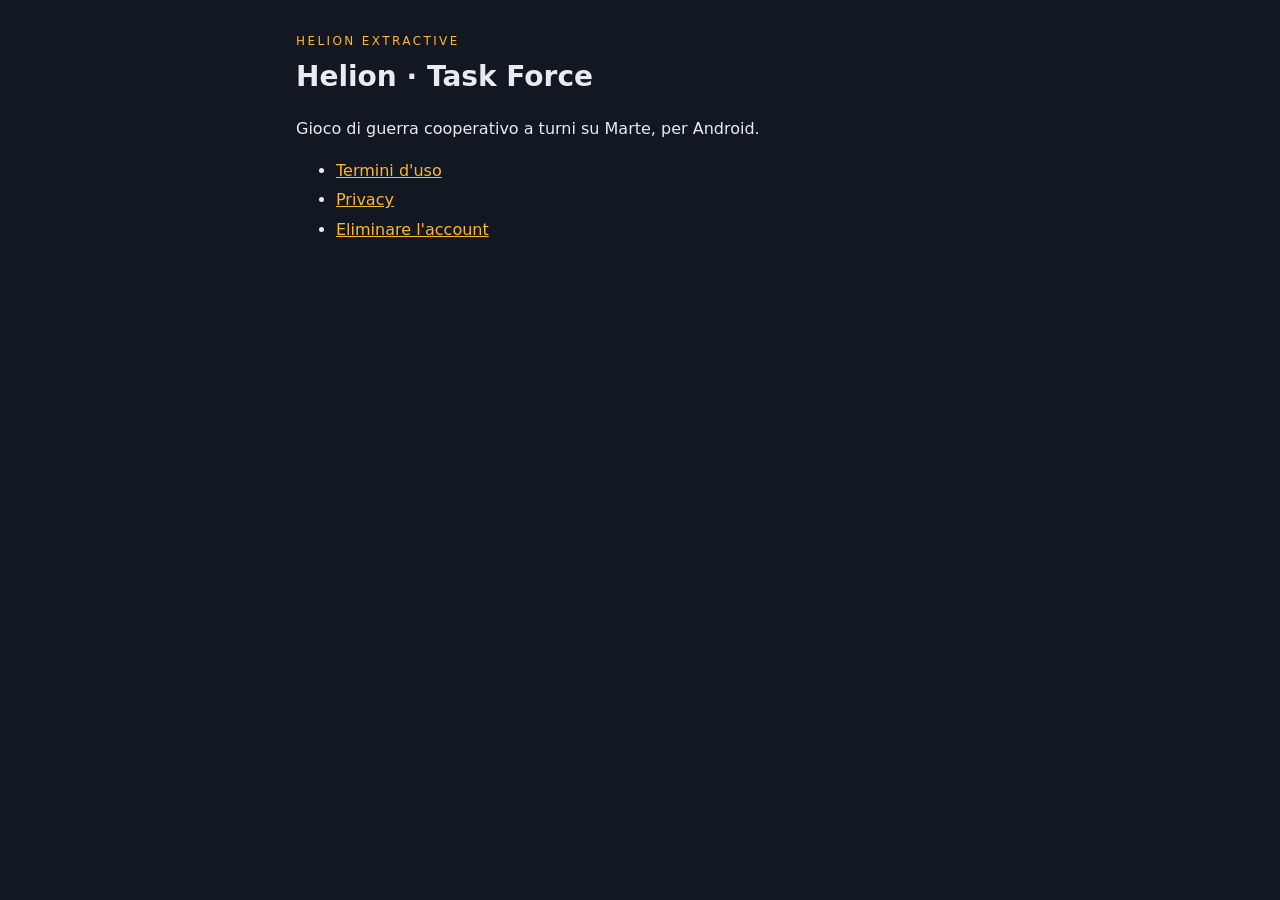
<file: index.html>
<!doctype html>
<html lang="it">
<head>
<meta charset="utf-8">
<meta name="viewport" content="width=device-width, initial-scale=1">
<title>Helion · Task Force</title>
<link rel="stylesheet" href="stile.css">
</head>
<body>
<main>
<p class="eyebrow">HELION EXTRACTIVE</p>
<h1>Helion · Task Force</h1>
<p>Gioco di guerra cooperativo a turni su Marte, per Android.</p>
<ul>
<li><a href="termini.html">Termini d'uso</a></li>
<li><a href="privacy.html">Privacy</a></li>
<li><a href="elimina-account.html">Eliminare l'account</a></li>
</ul>
</main>
</body>
</html>
</file>
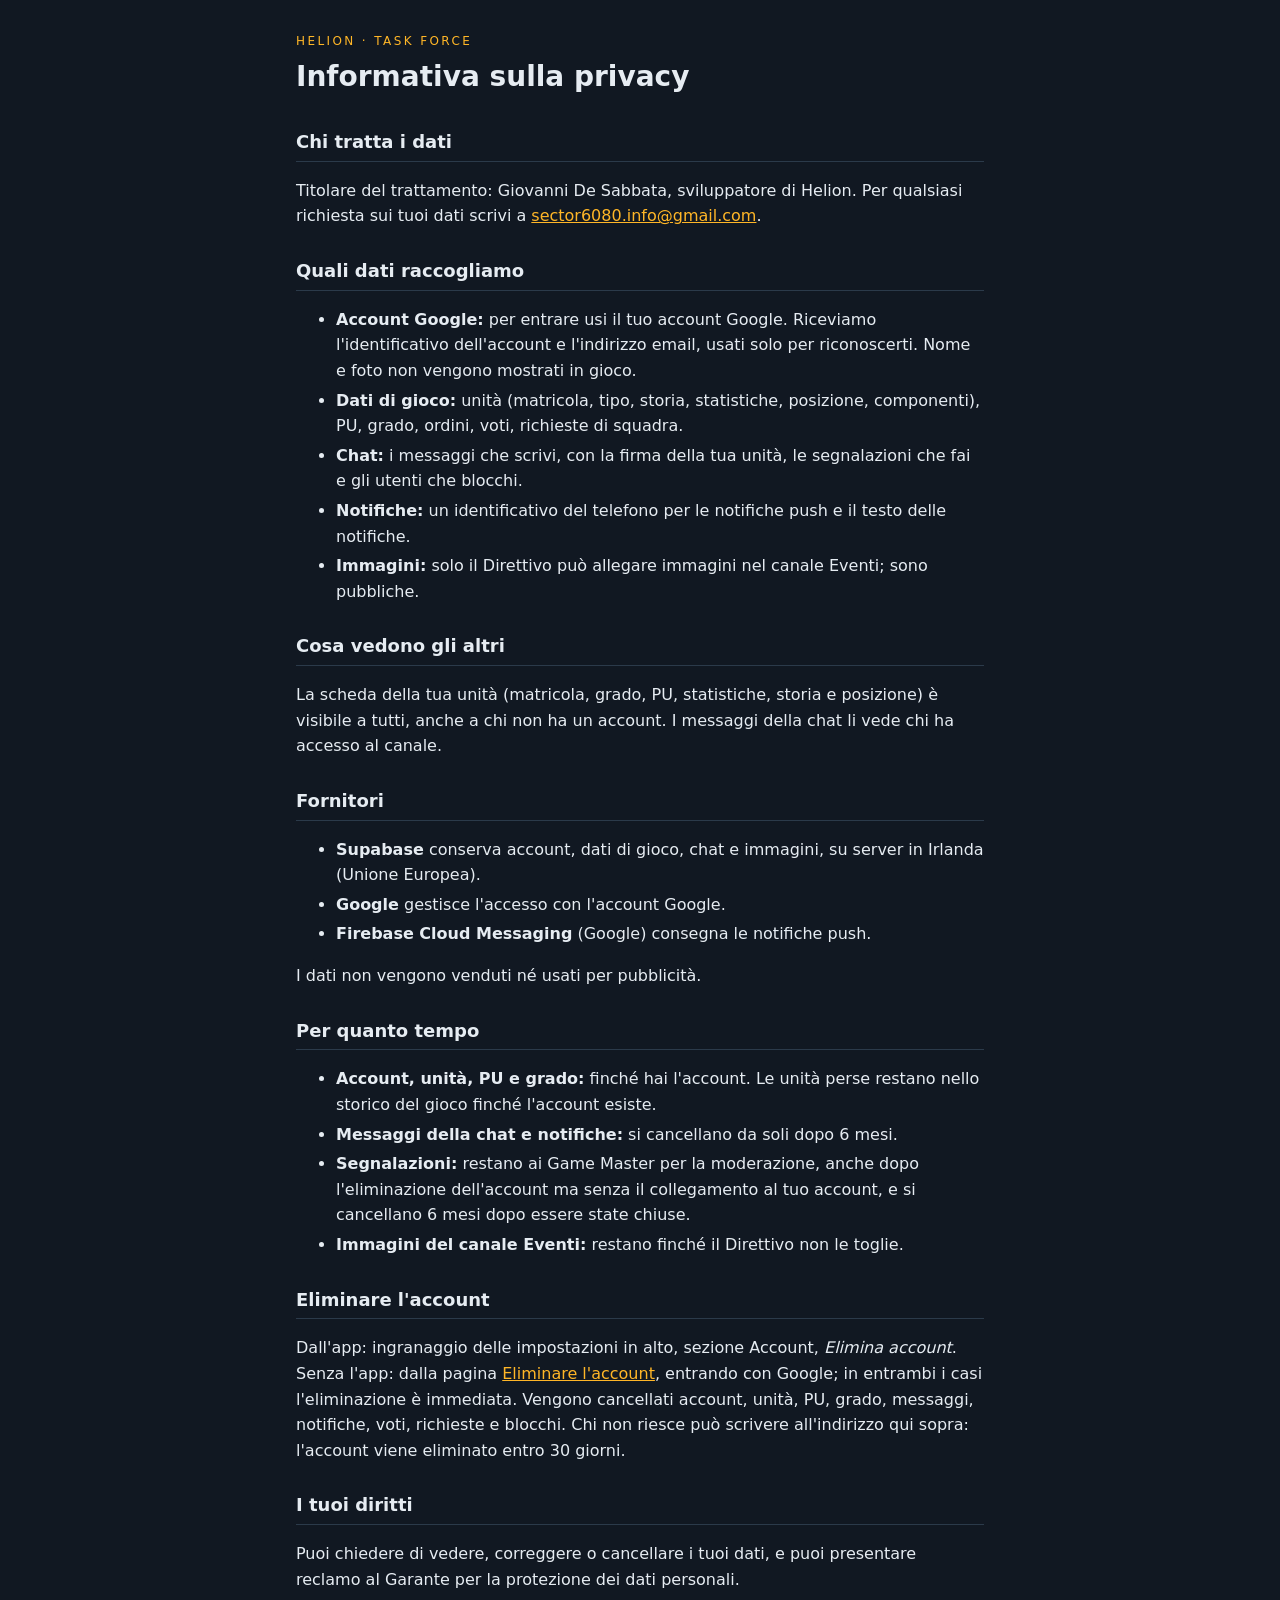
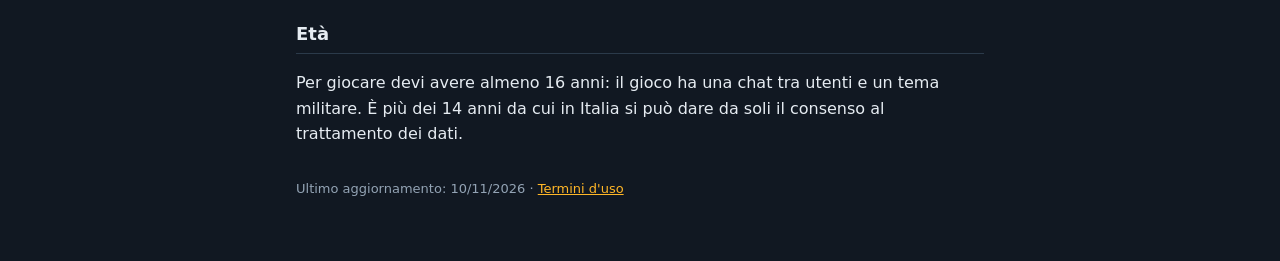
<file: privacy.html>
<!doctype html>
<html lang="it">
<head>
<meta charset="utf-8">
<meta name="viewport" content="width=device-width, initial-scale=1">
<title>Helion · Privacy</title>
<link rel="stylesheet" href="stile.css">
</head>
<body>
<main>
<p class="eyebrow">HELION · TASK FORCE</p>
<h1>Informativa sulla privacy</h1>

<h2>Chi tratta i dati</h2>
<p>Titolare del trattamento: Giovanni De Sabbata, sviluppatore di Helion.
Per qualsiasi richiesta sui tuoi dati scrivi a <a href="mailto:sector6080.info@gmail.com">sector6080.info@gmail.com</a>.</p>

<h2>Quali dati raccogliamo</h2>
<ul>
<li><strong>Account Google:</strong> per entrare usi il tuo account Google. Riceviamo l'identificativo dell'account e l'indirizzo email, usati solo per riconoscerti. Nome e foto non vengono mostrati in gioco.</li>
<li><strong>Dati di gioco:</strong> unità (matricola, tipo, storia, statistiche, posizione, componenti), PU, grado, ordini, voti, richieste di squadra.</li>
<li><strong>Chat:</strong> i messaggi che scrivi, con la firma della tua unità, le segnalazioni che fai e gli utenti che blocchi.</li>
<li><strong>Notifiche:</strong> un identificativo del telefono per le notifiche push e il testo delle notifiche.</li>
<li><strong>Immagini:</strong> solo il Direttivo può allegare immagini nel canale Eventi; sono pubbliche.</li>
</ul>

<h2>Cosa vedono gli altri</h2>
<p>La scheda della tua unità (matricola, grado, PU, statistiche, storia e posizione) è visibile a tutti, anche a chi non ha un account. I messaggi della chat li vede chi ha accesso al canale.</p>

<h2>Fornitori</h2>
<ul>
<li><strong>Supabase</strong> conserva account, dati di gioco, chat e immagini, su server in Irlanda (Unione Europea).</li>
<li><strong>Google</strong> gestisce l'accesso con l'account Google.</li>
<li><strong>Firebase Cloud Messaging</strong> (Google) consegna le notifiche push.</li>
</ul>
<p>I dati non vengono venduti né usati per pubblicità.</p>

<h2>Per quanto tempo</h2>
<ul>
<li><strong>Account, unità, PU e grado:</strong> finché hai l'account. Le unità perse restano nello storico del gioco finché l'account esiste.</li>
<li><strong>Messaggi della chat e notifiche:</strong> si cancellano da soli dopo 6 mesi.</li>
<li><strong>Segnalazioni:</strong> restano ai Game Master per la moderazione, anche dopo l'eliminazione dell'account ma senza il collegamento al tuo account, e si cancellano 6 mesi dopo essere state chiuse.</li>
<li><strong>Immagini del canale Eventi:</strong> restano finché il Direttivo non le toglie.</li>
</ul>

<h2>Eliminare l'account</h2>
<p>Dall'app: ingranaggio delle impostazioni in alto, sezione Account, <em>Elimina account</em>. Senza l'app: dalla pagina <a href="elimina-account.html">Eliminare l'account</a>, entrando con Google; in entrambi i casi l'eliminazione è immediata. Vengono cancellati account, unità, PU, grado, messaggi, notifiche, voti, richieste e blocchi. Chi non riesce può scrivere all'indirizzo qui sopra: l'account viene eliminato entro 30 giorni.</p>

<h2>I tuoi diritti</h2>
<p>Puoi chiedere di vedere, correggere o cancellare i tuoi dati, e puoi presentare reclamo al Garante per la protezione dei dati personali.</p>

<h2>Età</h2>
<p>Per giocare devi avere almeno 16 anni: il gioco ha una chat tra utenti e un tema militare. È più dei 14 anni da cui in Italia si può dare da soli il consenso al trattamento dei dati.</p>

<p class="small">Ultimo aggiornamento: 10/11/2026 · <a href="termini.html">Termini d'uso</a></p>
</main>
</body>
</html>
</file>
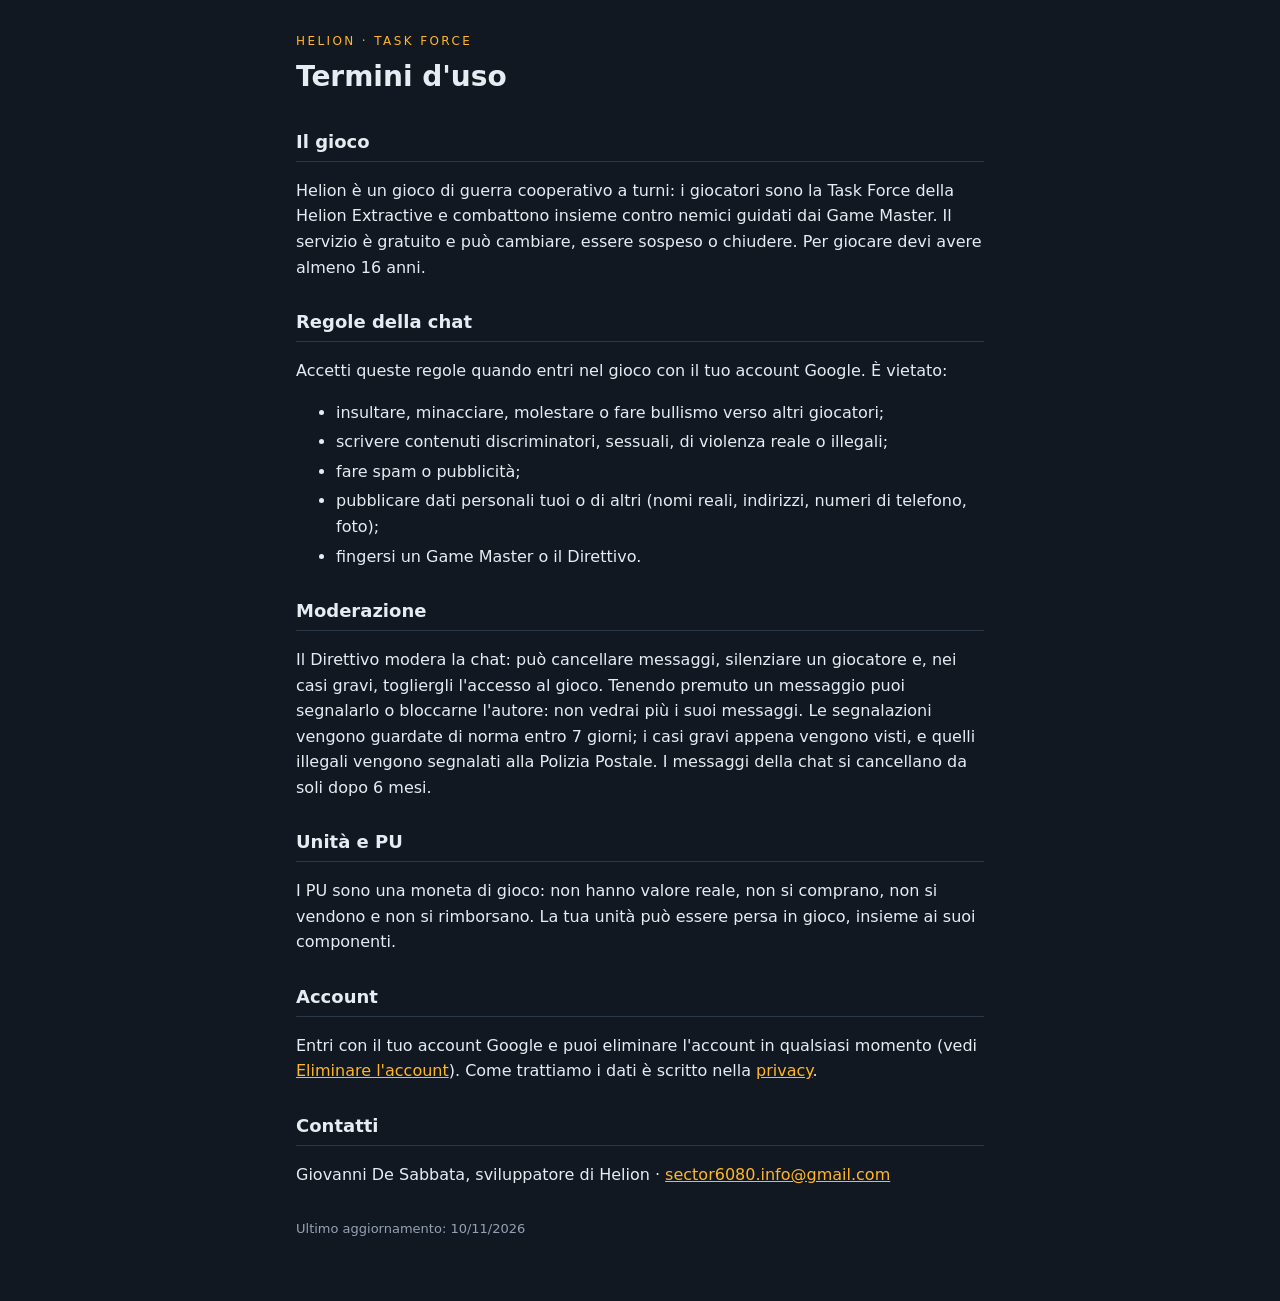
<file: termini.html>
<!doctype html>
<html lang="it">
<head>
<meta charset="utf-8">
<meta name="viewport" content="width=device-width, initial-scale=1">
<title>Helion · Termini d'uso</title>
<link rel="stylesheet" href="stile.css">
</head>
<body>
<main>
<p class="eyebrow">HELION · TASK FORCE</p>
<h1>Termini d'uso</h1>

<h2>Il gioco</h2>
<p>Helion è un gioco di guerra cooperativo a turni: i giocatori sono la Task Force della Helion Extractive e combattono insieme contro nemici guidati dai Game Master. Il servizio è gratuito e può cambiare, essere sospeso o chiudere. Per giocare devi avere almeno 16 anni.</p>

<h2>Regole della chat</h2>
<p>Accetti queste regole quando entri nel gioco con il tuo account Google. È vietato:</p>
<ul>
<li>insultare, minacciare, molestare o fare bullismo verso altri giocatori;</li>
<li>scrivere contenuti discriminatori, sessuali, di violenza reale o illegali;</li>
<li>fare spam o pubblicità;</li>
<li>pubblicare dati personali tuoi o di altri (nomi reali, indirizzi, numeri di telefono, foto);</li>
<li>fingersi un Game Master o il Direttivo.</li>
</ul>

<h2>Moderazione</h2>
<p>Il Direttivo modera la chat: può cancellare messaggi, silenziare un giocatore e, nei casi gravi, togliergli l'accesso al gioco. Tenendo premuto un messaggio puoi segnalarlo o bloccarne l'autore: non vedrai più i suoi messaggi. Le segnalazioni vengono guardate di norma entro 7 giorni; i casi gravi appena vengono visti, e quelli illegali vengono segnalati alla Polizia Postale. I messaggi della chat si cancellano da soli dopo 6 mesi.</p>

<h2>Unità e PU</h2>
<p>I PU sono una moneta di gioco: non hanno valore reale, non si comprano, non si vendono e non si rimborsano. La tua unità può essere persa in gioco, insieme ai suoi componenti.</p>

<h2>Account</h2>
<p>Entri con il tuo account Google e puoi eliminare l'account in qualsiasi momento (vedi <a href="elimina-account.html">Eliminare l'account</a>). Come trattiamo i dati è scritto nella <a href="privacy.html">privacy</a>.</p>

<h2>Contatti</h2>
<p>Giovanni De Sabbata, sviluppatore di Helion · <a href="mailto:sector6080.info@gmail.com">sector6080.info@gmail.com</a></p>

<p class="small">Ultimo aggiornamento: 10/11/2026</p>
</main>
</body>
</html>
</file>
<file: stile.css>
:root {
  --bg: #111822;
  --panel: #182230;
  --ink: #e6ecf2;
  --dim: #93a3b4;
  --signal: #ffb627;
  --danger: #ff4f45;
}
* { box-sizing: border-box; }
body {
  margin: 0;
  background: var(--bg);
  color: var(--ink);
  font: 16px/1.6 system-ui, -apple-system, "Segoe UI", Roboto, sans-serif;
}
main {
  max-width: 720px;
  margin: 0 auto;
  padding: 32px 16px 48px;
}
.eyebrow { color: var(--signal); letter-spacing: 0.2em; font-size: 12px; margin: 0; }
h1 { margin: 4px 0 16px; font-size: 28px; }
h2 { margin: 28px 0 8px; font-size: 18px; border-bottom: 1px solid #2b3a4a; padding-bottom: 4px; }
a { color: var(--signal); }
li { margin: 4px 0; }
.todo { color: var(--danger); }
.small { color: var(--dim); font-size: 13px; margin-top: 32px; }
label { display: block; margin: 12px 0 4px; color: var(--dim); }
input {
  width: 100%;
  max-width: 320px;
  padding: 10px 12px;
  background: var(--panel);
  color: var(--ink);
  border: 1px solid #2b3a4a;
  font: inherit;
}
button {
  display: block;
  margin-top: 12px;
  padding: 10px 18px;
  border: 1px solid var(--signal);
  background: transparent;
  color: var(--signal);
  font: inherit;
  cursor: pointer;
}
button.danger { border-color: var(--danger); color: var(--danger); }
button:disabled { opacity: 0.4; cursor: default; }
#esito { color: var(--signal); min-height: 1.6em; }
</file>
